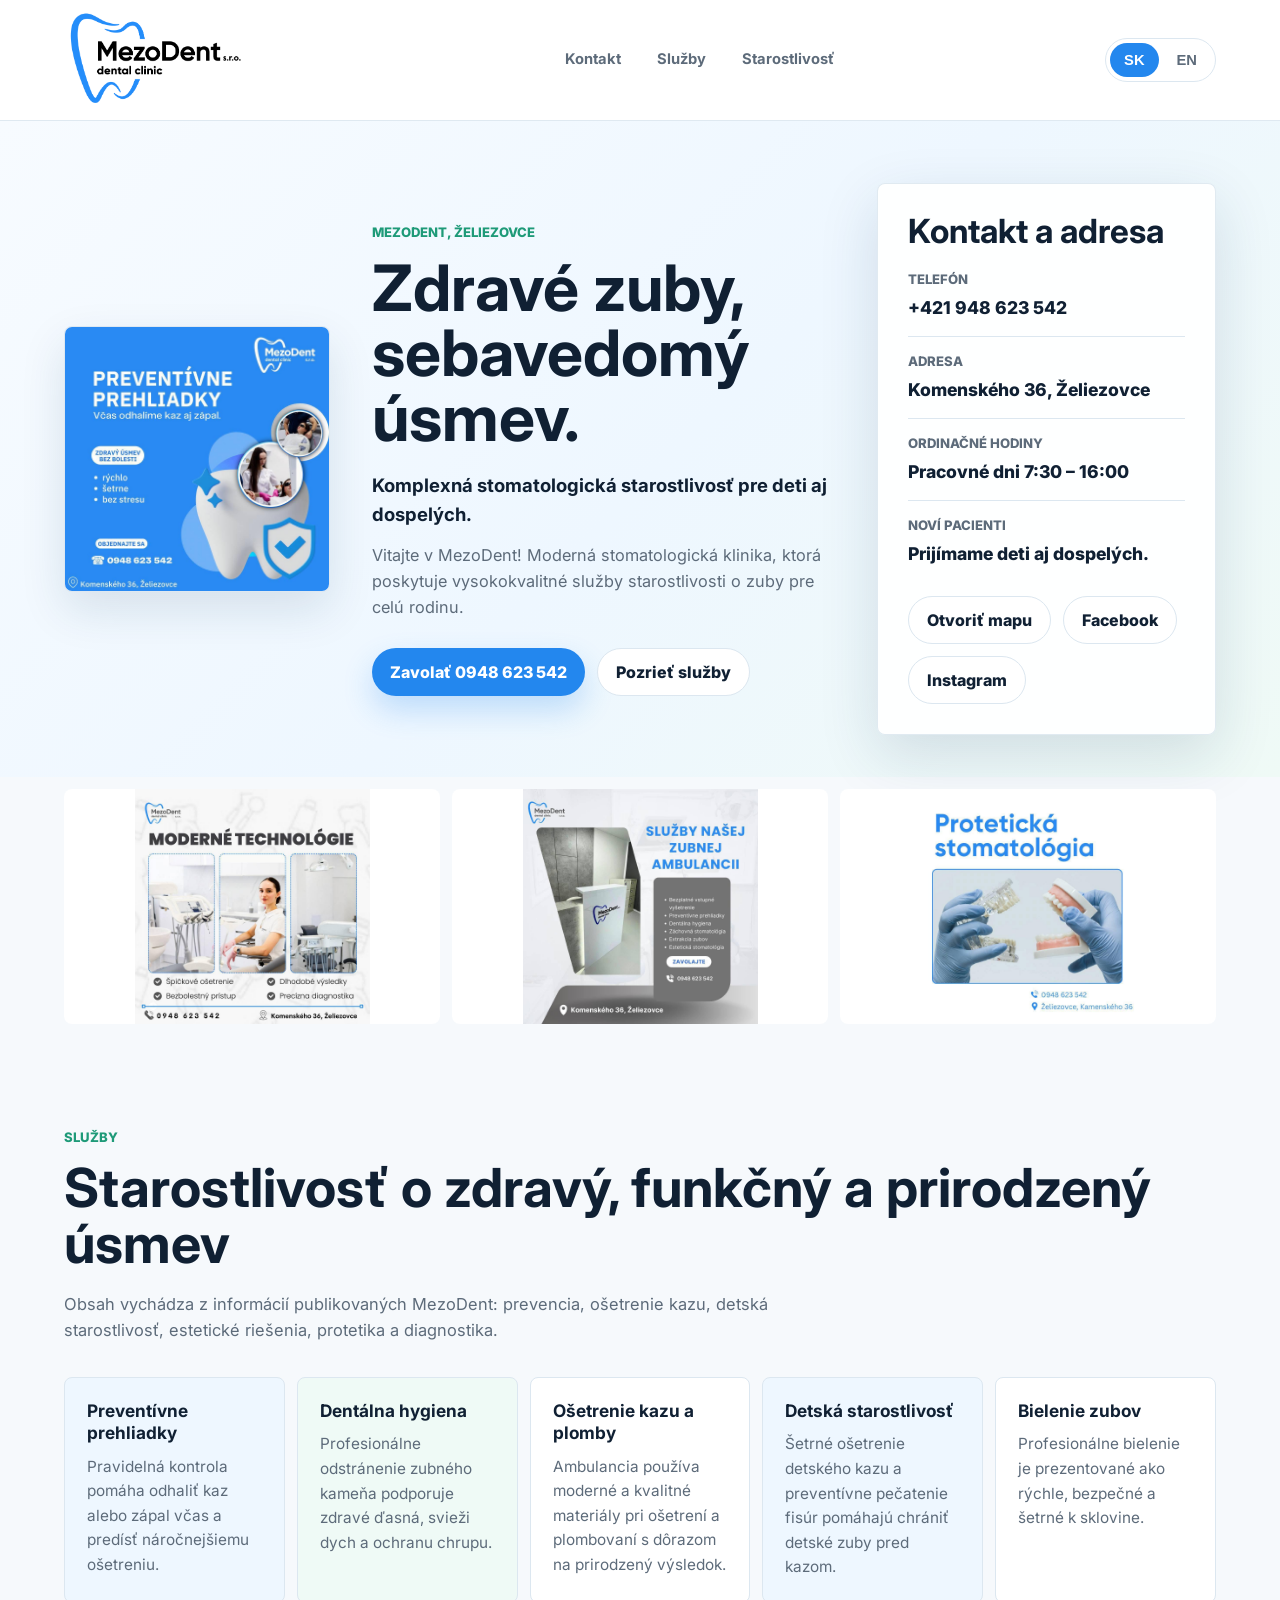
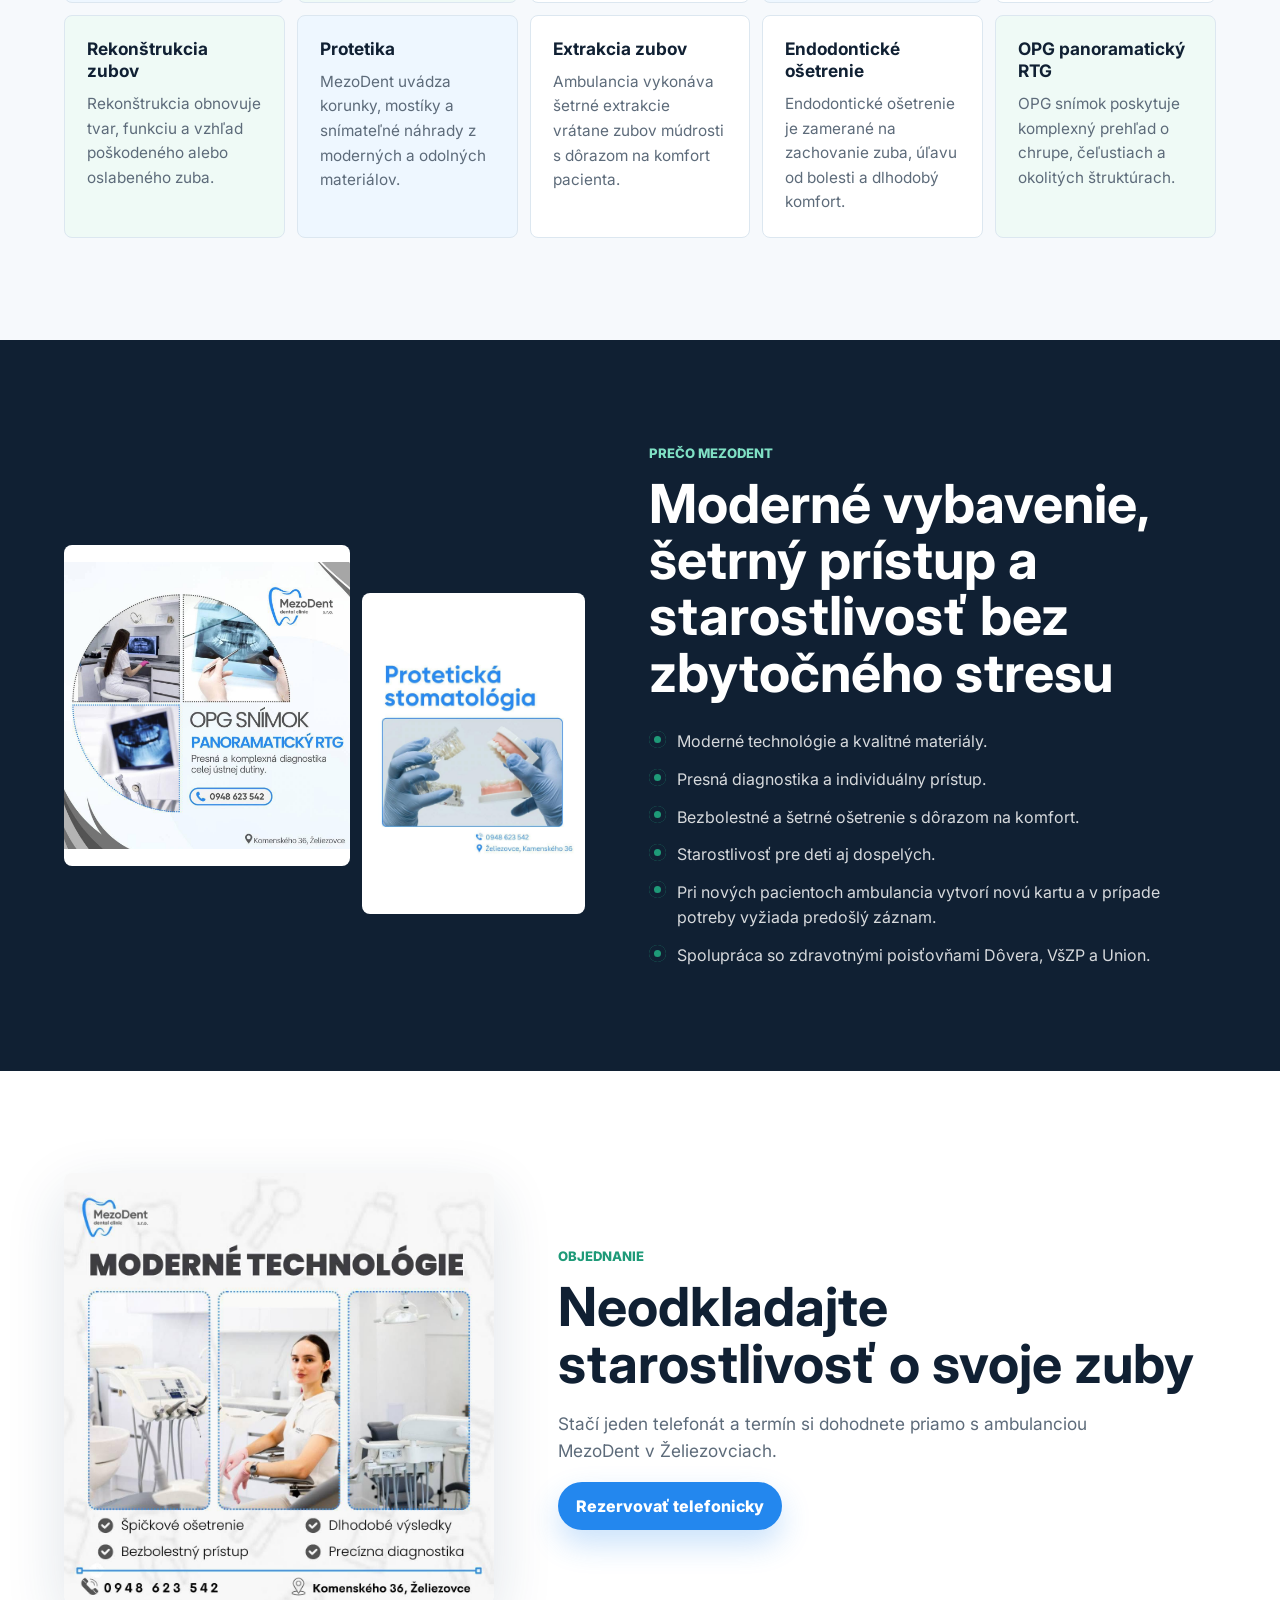
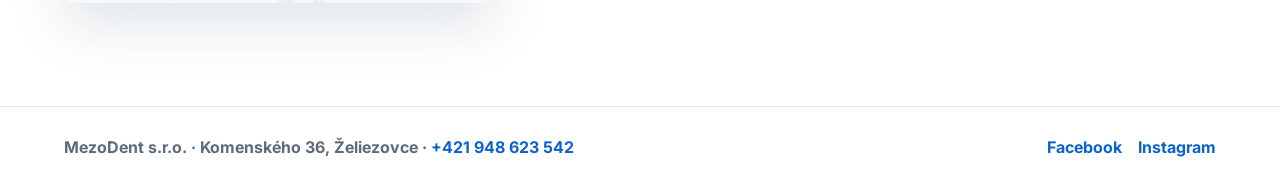
<file: index.html>
<!doctype html>
<html lang="sk">
<head>
  <meta charset="utf-8">
  <meta name="viewport" content="width=device-width, initial-scale=1">
  <title>MezoDent | Zubná ambulancia v Želiezovciach</title>
  <meta name="description" content="MezoDent je zubná ambulancia v Želiezovciach na adrese Komenského 36. Prijíma deti aj dospelých, poskytuje preventívnu, záchovnú, estetickú a protetickú starostlivosť.">
  <link rel="preconnect" href="https://fonts.googleapis.com">
  <link rel="preconnect" href="https://fonts.gstatic.com" crossorigin>
  <link href="https://fonts.googleapis.com/css2?family=Inter:wght@400;500;600;700;800&display=swap" rel="stylesheet">
  <link rel="icon" href="assets/img/mezodent-logo.png">
  <link rel="stylesheet" href="assets/css/style.css">
  <script type="application/ld+json">
  {
    "@context": "https://schema.org",
    "@type": "Dentist",
    "name": "MezoDent s.r.o.",
    "telephone": "+421948623542",
    "image": "assets/img/mezodent-logo.png",
    "sameAs": [
      "https://www.facebook.com/mezodent.sk",
      "https://www.instagram.com/mezodent_s.r.o/"
    ],
    "address": {
      "@type": "PostalAddress",
      "streetAddress": "Komenského 36",
      "addressLocality": "Želiezovce",
      "addressCountry": "SK"
    },
    "openingHours": "Mo-Fr 07:30-16:00",
    "medicalSpecialty": "Dentistry"
  }
  </script>
</head>
<body>
  <header class="site-header">
    <a class="brand" href="#top" aria-label="MezoDent">
      <img src="assets/img/mezodent-logo.png" alt="MezoDent dental clinic">
    </a>

    <nav class="nav-links" aria-label="Hlavná navigácia">
      <a href="#contact" data-sk="Kontakt" data-en="Contact">Kontakt</a>
      <a href="#services" data-sk="Služby" data-en="Services">Služby</a>
      <a href="#care" data-sk="Starostlivosť" data-en="Care">Starostlivosť</a>
    </nav>

    <div class="language-switch" aria-label="Language switch">
      <button class="language-button is-active" type="button" data-lang="sk" aria-pressed="true">SK</button>
      <button class="language-button" type="button" data-lang="en" aria-pressed="false">EN</button>
    </div>
  </header>

  <main id="top">
    <section class="hero">
      <div class="hero-main">
        <figure class="hero-visual">
          <picture>
            <source media="(max-width: 620px)" srcset="assets/img/mezodent-mobile-cover.png">
            <img src="assets/img/prevention.jpg" alt="MezoDent preventívne prehliadky s pacientom a zubnou starostlivosťou">
          </picture>
        </figure>

        <div class="hero-copy">
          <p class="eyebrow" data-sk="MezoDent, Želiezovce" data-en="MezoDent, Želiezovce">MezoDent, Želiezovce</p>
          <h1 data-sk="Zdravé zuby, sebavedomý úsmev." data-en="Healthy teeth, a confident smile.">Zdravé zuby, sebavedomý úsmev.</h1>
          <p class="hero-lead" data-sk="Komplexná stomatologická starostlivosť pre deti aj dospelých." data-en="Comprehensive dental care for children and adults.">Komplexná stomatologická starostlivosť pre deti aj dospelých.</p>
          <p class="hero-intro" data-sk="Vitajte v MezoDent! Moderná stomatologická klinika, ktorá poskytuje vysokokvalitné služby starostlivosti o zuby pre celú rodinu." data-en="Welcome to MezoDent! A modern dental clinic providing high-quality dental care services for the whole family.">Vitajte v MezoDent! Moderná stomatologická klinika, ktorá poskytuje vysokokvalitné služby starostlivosti o zuby pre celú rodinu.</p>

          <div class="hero-actions">
            <a class="button button-primary" href="tel:+421948623542" data-sk="Zavolať 0948 623 542" data-en="Call +421 948 623 542">Zavolať 0948 623 542</a>
            <a class="button button-secondary" href="#services" data-sk="Pozrieť služby" data-en="View services">Pozrieť služby</a>
          </div>
        </div>
      </div>

      <aside class="contact-panel" id="contact" aria-labelledby="contact-title">
        <h2 id="contact-title" data-sk="Kontakt a adresa" data-en="Contact and location">Kontakt a adresa</h2>
        <dl class="contact-list">
          <div>
            <dt data-sk="Telefón" data-en="Phone">Telefón</dt>
            <dd><a href="tel:+421948623542">+421 948 623 542</a></dd>
          </div>
          <div>
            <dt data-sk="Adresa" data-en="Address">Adresa</dt>
            <dd>Komenského 36, Želiezovce</dd>
          </div>
          <div>
            <dt data-sk="Ordinačné hodiny" data-en="Opening hours">Ordinačné hodiny</dt>
            <dd data-sk="Pracovné dni 7:30 – 16:00" data-en="Weekdays 7:30 – 16:00">Pracovné dni 7:30 – 16:00</dd>
          </div>
          <div>
            <dt data-sk="Noví pacienti" data-en="New patients">Noví pacienti</dt>
            <dd data-sk="Prijímame deti aj dospelých." data-en="Children and adults are welcome.">Prijímame deti aj dospelých.</dd>
          </div>
        </dl>

        <div class="contact-actions">
          <a href="https://www.google.com/maps/search/?api=1&query=Komensk%C3%A9ho%2036%2C%20%C5%BDeliezovce" target="_blank" rel="noopener" data-sk="Otvoriť mapu" data-en="Open map">Otvoriť mapu</a>
          <a href="https://www.facebook.com/mezodent.sk" target="_blank" rel="noopener">Facebook</a>
          <a href="https://www.instagram.com/mezodent_s.r.o/" target="_blank" rel="noopener">Instagram</a>
        </div>
      </aside>
    </section>

    <section class="image-strip" aria-label="MezoDent Instagram visuals">
      <img src="assets/img/modern-care.jpg" alt="MezoDent post about modern dental care">
      <img src="assets/img/services-overview.jpg" alt="MezoDent post about dental services">
      <img src="assets/img/prosthetics.jpg" alt="MezoDent post about prosthetic dental solutions">
    </section>

    <section class="section services-section" id="services">
      <div class="section-heading">
        <p class="eyebrow" data-sk="Služby" data-en="Services">Služby</p>
        <h2 data-sk="Starostlivosť o zdravý, funkčný a prirodzený úsmev" data-en="Care for a healthy, functional and natural smile">Starostlivosť o zdravý, funkčný a prirodzený úsmev</h2>
        <p data-sk="Obsah vychádza z informácií publikovaných MezoDent: prevencia, ošetrenie kazu, detská starostlivosť, estetické riešenia, protetika a diagnostika." data-en="The content is based on information published by MezoDent: prevention, tooth decay treatment, children's care, aesthetic solutions, prosthetics and diagnostics.">Obsah vychádza z informácií publikovaných MezoDent: prevencia, ošetrenie kazu, detská starostlivosť, estetické riešenia, protetika a diagnostika.</p>
      </div>

      <div class="service-grid">
        <article class="service-card">
          <h3 data-sk="Preventívne prehliadky" data-en="Preventive check-ups">Preventívne prehliadky</h3>
          <p data-sk="Pravidelná kontrola pomáha odhaliť kaz alebo zápal včas a predísť náročnejšiemu ošetreniu." data-en="Regular check-ups help detect tooth decay or inflammation early and prevent more demanding treatment.">Pravidelná kontrola pomáha odhaliť kaz alebo zápal včas a predísť náročnejšiemu ošetreniu.</p>
        </article>
        <article class="service-card">
          <h3 data-sk="Dentálna hygiena" data-en="Dental hygiene">Dentálna hygiena</h3>
          <p data-sk="Profesionálne odstránenie zubného kameňa podporuje zdravé ďasná, svieži dych a ochranu chrupu." data-en="Professional tartar removal supports healthy gums, fresh breath and protection of the teeth.">Profesionálne odstránenie zubného kameňa podporuje zdravé ďasná, svieži dych a ochranu chrupu.</p>
        </article>
        <article class="service-card">
          <h3 data-sk="Ošetrenie kazu a plomby" data-en="Tooth decay treatment and fillings">Ošetrenie kazu a plomby</h3>
          <p data-sk="Ambulancia používa moderné a kvalitné materiály pri ošetrení a plombovaní s dôrazom na prirodzený výsledok." data-en="The clinic uses modern, quality materials for treatment and fillings, with attention to a natural result.">Ambulancia používa moderné a kvalitné materiály pri ošetrení a plombovaní s dôrazom na prirodzený výsledok.</p>
        </article>
        <article class="service-card">
          <h3 data-sk="Detská starostlivosť" data-en="Children's dental care">Detská starostlivosť</h3>
          <p data-sk="Šetrné ošetrenie detského kazu a preventívne pečatenie fisúr pomáhajú chrániť detské zuby pred kazom." data-en="Gentle treatment of children's tooth decay and preventive fissure sealing help protect children's teeth from decay.">Šetrné ošetrenie detského kazu a preventívne pečatenie fisúr pomáhajú chrániť detské zuby pred kazom.</p>
        </article>
        <article class="service-card">
          <h3 data-sk="Bielenie zubov" data-en="Teeth whitening">Bielenie zubov</h3>
          <p data-sk="Profesionálne bielenie je prezentované ako rýchle, bezpečné a šetrné k sklovine." data-en="Professional whitening is presented as fast, safe and gentle on enamel.">Profesionálne bielenie je prezentované ako rýchle, bezpečné a šetrné k sklovine.</p>
        </article>
        <article class="service-card">
          <h3 data-sk="Rekonštrukcia zubov" data-en="Tooth reconstruction">Rekonštrukcia zubov</h3>
          <p data-sk="Rekonštrukcia obnovuje tvar, funkciu a vzhľad poškodeného alebo oslabeného zuba." data-en="Reconstruction restores the shape, function and appearance of a damaged or weakened tooth.">Rekonštrukcia obnovuje tvar, funkciu a vzhľad poškodeného alebo oslabeného zuba.</p>
        </article>
        <article class="service-card">
          <h3 data-sk="Protetika" data-en="Prosthetics">Protetika</h3>
          <p data-sk="MezoDent uvádza korunky, mostíky a snímateľné náhrady z moderných a odolných materiálov." data-en="MezoDent lists crowns, bridges and removable dentures made from modern, durable materials.">MezoDent uvádza korunky, mostíky a snímateľné náhrady z moderných a odolných materiálov.</p>
        </article>
        <article class="service-card">
          <h3 data-sk="Extrakcia zubov" data-en="Tooth extraction">Extrakcia zubov</h3>
          <p data-sk="Ambulancia vykonáva šetrné extrakcie vrátane zubov múdrosti s dôrazom na komfort pacienta." data-en="The clinic performs gentle extractions, including wisdom teeth, with attention to patient comfort.">Ambulancia vykonáva šetrné extrakcie vrátane zubov múdrosti s dôrazom na komfort pacienta.</p>
        </article>
        <article class="service-card">
          <h3 data-sk="Endodontické ošetrenie" data-en="Root canal treatment">Endodontické ošetrenie</h3>
          <p data-sk="Endodontické ošetrenie je zamerané na zachovanie zuba, úľavu od bolesti a dlhodobý komfort." data-en="Root canal treatment focuses on preserving the tooth, relieving pain and supporting long-term comfort.">Endodontické ošetrenie je zamerané na zachovanie zuba, úľavu od bolesti a dlhodobý komfort.</p>
        </article>
        <article class="service-card">
          <h3 data-sk="OPG panoramatický RTG" data-en="OPG panoramic X-ray">OPG panoramatický RTG</h3>
          <p data-sk="OPG snímok poskytuje komplexný prehľad o chrupe, čeľustiach a okolitých štruktúrach." data-en="An OPG image provides a comprehensive view of the teeth, jaws and surrounding structures.">OPG snímok poskytuje komplexný prehľad o chrupe, čeľustiach a okolitých štruktúrach.</p>
        </article>
      </div>
    </section>

    <section class="feature-band" id="care">
      <div class="feature-media">
        <img src="assets/img/opg-xray.jpg" alt="MezoDent post about OPG panoramic X-ray">
        <img src="assets/img/prosthetics.jpg" alt="MezoDent post about prosthetic dental solutions">
      </div>
      <div class="feature-copy">
        <p class="eyebrow" data-sk="Prečo MezoDent" data-en="Why MezoDent">Prečo MezoDent</p>
        <h2 data-sk="Moderné vybavenie, šetrný prístup a starostlivosť bez zbytočného stresu" data-en="Modern equipment, a gentle approach and care without unnecessary stress">Moderné vybavenie, šetrný prístup a starostlivosť bez zbytočného stresu</h2>
        <ul class="check-list">
          <li data-sk="Moderné technológie a kvalitné materiály." data-en="Modern technology and quality materials.">Moderné technológie a kvalitné materiály.</li>
          <li data-sk="Presná diagnostika a individuálny prístup." data-en="Precise diagnostics and an individual approach.">Presná diagnostika a individuálny prístup.</li>
          <li data-sk="Bezbolestné a šetrné ošetrenie s dôrazom na komfort." data-en="Pain-minimizing, gentle treatment with attention to comfort.">Bezbolestné a šetrné ošetrenie s dôrazom na komfort.</li>
          <li data-sk="Starostlivosť pre deti aj dospelých." data-en="Care for children and adults.">Starostlivosť pre deti aj dospelých.</li>
          <li data-sk="Pri nových pacientoch ambulancia vytvorí novú kartu a v prípade potreby vyžiada predošlý záznam." data-en="For new patients, the clinic creates a new card and, if needed, requests previous records.">Pri nových pacientoch ambulancia vytvorí novú kartu a v prípade potreby vyžiada predošlý záznam.</li>
          <li data-sk="Spolupráca so zdravotnými poisťovňami Dôvera, VšZP a Union." data-en="Cooperation with Dôvera, VšZP and Union health insurance companies.">Spolupráca so zdravotnými poisťovňami Dôvera, VšZP a Union.</li>
        </ul>
      </div>
    </section>

    <section class="cta-section">
      <img src="assets/img/modern-care.jpg" alt="MezoDent post about modern dental care">
      <div>
        <p class="eyebrow" data-sk="Objednanie" data-en="Appointment">Objednanie</p>
        <h2 data-sk="Neodkladajte starostlivosť o svoje zuby" data-en="Do not postpone care for your teeth">Neodkladajte starostlivosť o svoje zuby</h2>
        <p data-sk="Stačí jeden telefonát a termín si dohodnete priamo s ambulanciou MezoDent v Želiezovciach." data-en="One phone call is enough to arrange your appointment directly with MezoDent in Želiezovce.">Stačí jeden telefonát a termín si dohodnete priamo s ambulanciou MezoDent v Želiezovciach.</p>
        <a class="button button-primary" href="tel:+421948623542" data-sk="Rezervovať telefonicky" data-en="Book by phone">Rezervovať telefonicky</a>
      </div>
    </section>
  </main>

  <footer class="site-footer">
    <p>MezoDent s.r.o. · Komenského 36, Želiezovce · <a href="tel:+421948623542">+421 948 623 542</a></p>
    <div>
      <a href="https://www.facebook.com/mezodent.sk" target="_blank" rel="noopener">Facebook</a>
      <a href="https://www.instagram.com/mezodent_s.r.o/" target="_blank" rel="noopener">Instagram</a>
    </div>
  </footer>

  <script src="assets/js/main.js"></script>
</body>
</html>
</file>
<file: assets/css/style.css>
:root {
  --ink: #102033;
  --muted: #5d6b7a;
  --line: #dce7f0;
  --blue: #2387ee;
  --blue-dark: #0c63c9;
  --green: #1e9a78;
  --soft-blue: #eef7ff;
  --soft-green: #effaf6;
  --paper: #ffffff;
  --wash: #f6f9fc;
  --shadow: 0 20px 60px rgba(20, 55, 90, 0.14);
}

* {
  box-sizing: border-box;
}

html {
  scroll-behavior: smooth;
}

body {
  margin: 0;
  background: var(--wash);
  color: var(--ink);
  font-family: Inter, Arial, sans-serif;
  line-height: 1.6;
}

a {
  color: inherit;
  text-decoration: none;
}

img {
  display: block;
  max-width: 100%;
}

.site-header {
  position: sticky;
  top: 0;
  z-index: 10;
  display: grid;
  grid-template-columns: minmax(150px, 230px) 1fr auto;
  align-items: center;
  gap: 24px;
  padding: 10px clamp(18px, 5vw, 72px);
  border-bottom: 1px solid rgba(220, 231, 240, 0.9);
  background: rgba(255, 255, 255, 0.92);
  backdrop-filter: blur(18px);
}

.brand img {
  width: min(184px, 42vw);
}

.nav-links {
  display: flex;
  justify-content: center;
  gap: 8px;
}

.nav-links a,
.language-button {
  border-radius: 999px;
  padding: 9px 14px;
  color: var(--muted);
  font-weight: 700;
  font-size: 0.92rem;
}

.nav-links a:hover,
.nav-links a:focus-visible {
  background: var(--soft-blue);
  color: var(--blue-dark);
}

.language-switch {
  display: flex;
  gap: 4px;
  padding: 4px;
  border: 1px solid var(--line);
  border-radius: 999px;
  background: var(--paper);
}

.language-button {
  border: 0;
  background: transparent;
  cursor: pointer;
}

.language-button.is-active {
  background: var(--blue);
  color: white;
}

.hero {
  display: grid;
  grid-template-columns: minmax(0, 1.4fr) minmax(320px, 0.62fr);
  gap: clamp(22px, 3.6vw, 48px);
  align-items: stretch;
  padding: clamp(26px, 4.8vw, 70px) clamp(18px, 5vw, 72px) clamp(24px, 4vw, 42px);
  background: linear-gradient(135deg, #f7fbff 0%, #eef7ff 52%, #effaf6 100%);
}

.hero-main {
  display: grid;
  grid-template-columns: minmax(260px, 0.58fr) minmax(0, 1fr);
  gap: clamp(18px, 3.4vw, 42px);
  align-items: center;
}

.hero-visual {
  margin: 0;
  overflow: hidden;
  border: 1px solid rgba(220, 231, 240, 0.92);
  border-radius: 8px;
  background: white;
  box-shadow: 0 18px 46px rgba(20, 55, 90, 0.12);
}

.hero-visual picture {
  display: block;
}

.hero-visual img {
  width: 100%;
  aspect-ratio: 1 / 1;
  object-fit: contain;
  background: white;
}

.hero-copy {
  align-self: center;
  max-width: 680px;
  padding: 8px 0;
}

.eyebrow {
  margin: 0 0 12px;
  color: var(--green);
  font-size: 0.82rem;
  font-weight: 800;
  letter-spacing: 0;
  text-transform: uppercase;
}

h1,
h2,
h3,
p {
  overflow-wrap: anywhere;
}

h1 {
  max-width: 680px;
  margin: 0;
  font-size: clamp(2.25rem, 5vw, 4.95rem);
  line-height: 1.02;
  letter-spacing: 0;
}

h2 {
  margin: 0;
  font-size: clamp(2rem, 4.2vw, 3.85rem);
  line-height: 1.05;
  letter-spacing: 0;
}

h3 {
  margin: 0 0 10px;
  font-size: 1.08rem;
  line-height: 1.28;
}

.hero-lead {
  max-width: 620px;
  margin: 20px 0 0;
  color: #102033;
  font-size: clamp(1.05rem, 1.45vw, 1.22rem);
  font-weight: 700;
}

.hero-intro {
  max-width: 620px;
  margin: 12px 0 0;
  color: var(--muted);
  font-size: 1.02rem;
}

.hero-actions,
.contact-actions {
  display: flex;
  flex-wrap: wrap;
  gap: 12px;
  margin-top: 28px;
}

.button,
.contact-actions a {
  display: inline-flex;
  align-items: center;
  justify-content: center;
  min-height: 48px;
  border-radius: 999px;
  padding: 12px 18px;
  font-weight: 800;
  line-height: 1.2;
}

.button-primary {
  background: var(--blue);
  color: white;
  box-shadow: 0 14px 30px rgba(35, 135, 238, 0.24);
}

.button-primary:hover,
.button-primary:focus-visible {
  background: var(--blue-dark);
}

.button-secondary,
.contact-actions a {
  border: 1px solid var(--line);
  background: white;
  color: var(--ink);
}

.button-secondary:hover,
.button-secondary:focus-visible,
.contact-actions a:hover,
.contact-actions a:focus-visible {
  border-color: rgba(35, 135, 238, 0.42);
  color: var(--blue-dark);
}

.contact-panel {
  align-self: center;
  border: 1px solid rgba(220, 231, 240, 0.88);
  border-radius: 8px;
  padding: clamp(20px, 2.4vw, 30px);
  background: rgba(255, 255, 255, 0.94);
  box-shadow: var(--shadow);
}

.contact-panel h2 {
  font-size: clamp(1.45rem, 2.6vw, 2.1rem);
}

.contact-list {
  display: grid;
  gap: 14px;
  margin: 20px 0 0;
}

.contact-list div {
  padding-bottom: 14px;
  border-bottom: 1px solid var(--line);
}

.contact-list div:last-child {
  padding-bottom: 0;
  border-bottom: 0;
}

.contact-list dt {
  color: var(--muted);
  font-size: 0.82rem;
  font-weight: 800;
  text-transform: uppercase;
}

.contact-list dd {
  margin: 4px 0 0;
  color: var(--ink);
  font-size: 1.1rem;
  font-weight: 800;
}

.image-strip {
  display: grid;
  grid-template-columns: repeat(3, 1fr);
  gap: 12px;
  padding: 12px clamp(18px, 5vw, 72px) 0;
}

.image-strip img,
.feature-media img,
.cta-section img {
  width: 100%;
  height: 100%;
  border-radius: 8px;
  background: white;
  object-fit: contain;
}

.image-strip img {
  aspect-ratio: 16 / 10;
}

.section,
.feature-band,
.cta-section {
  padding: clamp(58px, 8vw, 112px) clamp(18px, 5vw, 72px);
}

.section-heading {
  max-width: 1220px;
  margin: 0 auto 34px;
}

.section-heading p:not(.eyebrow) {
  max-width: 760px;
  margin: 18px 0 0;
  color: var(--muted);
  font-size: 1.03rem;
}

.service-grid {
  display: grid;
  grid-template-columns: repeat(5, minmax(0, 1fr));
  gap: 12px;
  max-width: 1220px;
  margin: 0 auto;
}

.service-card {
  min-height: 220px;
  border: 1px solid var(--line);
  border-radius: 8px;
  padding: 22px;
  background: var(--paper);
}

.service-card:nth-child(3n + 1) {
  background: var(--soft-blue);
}

.service-card:nth-child(4n + 2) {
  background: var(--soft-green);
}

.service-card p {
  margin: 0;
  color: var(--muted);
  font-size: 0.96rem;
}

.feature-band {
  display: grid;
  grid-template-columns: minmax(300px, 0.92fr) minmax(0, 1fr);
  gap: clamp(26px, 5vw, 68px);
  align-items: center;
  background: var(--ink);
  color: white;
}

.feature-media {
  display: grid;
  grid-template-columns: 1fr 0.78fr;
  gap: 12px;
}

.feature-media img {
  aspect-ratio: 1 / 1.12;
}

.feature-media img:nth-child(2) {
  margin-top: 48px;
}

.feature-copy .eyebrow {
  color: #7fe0c4;
}

.feature-copy h2 {
  max-width: 760px;
}

.check-list {
  display: grid;
  gap: 12px;
  max-width: 760px;
  margin: 28px 0 0;
  padding: 0;
  list-style: none;
}

.check-list li {
  position: relative;
  padding-left: 28px;
  color: rgba(255, 255, 255, 0.83);
}

.check-list li::before {
  position: absolute;
  top: 0.1em;
  left: 0;
  content: "";
  width: 17px;
  height: 17px;
  border-radius: 50%;
  background: var(--green);
  box-shadow: inset 0 0 0 5px var(--ink);
}

.cta-section {
  display: grid;
  grid-template-columns: minmax(260px, 430px) minmax(0, 680px);
  gap: clamp(24px, 5vw, 64px);
  align-items: center;
  background: white;
}

.cta-section img {
  aspect-ratio: 1 / 1;
  box-shadow: var(--shadow);
}

.cta-section p:not(.eyebrow) {
  max-width: 590px;
  color: var(--muted);
  font-size: 1.08rem;
}

.site-footer {
  display: flex;
  flex-wrap: wrap;
  justify-content: space-between;
  gap: 16px;
  padding: 28px clamp(18px, 5vw, 72px);
  border-top: 1px solid var(--line);
  background: var(--paper);
  color: var(--muted);
  font-weight: 700;
}

.site-footer p {
  margin: 0;
}

.site-footer div {
  display: flex;
  gap: 16px;
}

.site-footer a {
  color: var(--blue-dark);
}

@media (max-width: 1100px) {
  .hero {
    grid-template-columns: 1fr;
  }

  .service-grid {
    grid-template-columns: repeat(2, minmax(0, 1fr));
  }
}

@media (max-width: 860px) {
  .site-header {
    grid-template-columns: 1fr auto;
  }

  .brand img {
    width: 154px;
  }

  .nav-links {
    grid-column: 1 / -1;
    order: 3;
    justify-content: flex-start;
    overflow-x: auto;
    padding-bottom: 2px;
  }

  .hero,
  .section-heading,
  .feature-band,
  .cta-section {
    grid-template-columns: 1fr;
  }

  .hero-main {
    grid-template-columns: minmax(0, 0.82fr) minmax(0, 1fr);
  }

  .hero {
    padding-top: 28px;
  }

  .image-strip {
    grid-template-columns: none;
    grid-auto-flow: column;
    grid-auto-columns: minmax(220px, 76vw);
    overflow-x: auto;
    scroll-snap-type: x proximity;
    -webkit-overflow-scrolling: touch;
  }

  .image-strip img {
    scroll-snap-align: start;
    aspect-ratio: 4 / 3;
  }

  .feature-media {
    max-width: 620px;
  }
}

@media (max-width: 620px) {
  .site-header {
    gap: 8px;
    padding: 8px 14px;
  }

  .brand img {
    width: 96px;
  }

  .hero {
    gap: 18px;
    padding: 18px 20px 24px;
  }

  .hero-main {
    grid-template-columns: 1fr;
    gap: 18px;
  }

  .hero-visual {
    order: -1;
  }

  .hero-visual img {
    aspect-ratio: 2.72 / 1;
  }

  h1 {
    font-size: clamp(2.05rem, 11vw, 2.7rem);
    line-height: 1.06;
  }

  .hero-lead {
    margin-top: 14px;
    font-size: 1rem;
  }

  .hero-intro {
    font-size: 0.96rem;
  }

  .hero-actions {
    margin-top: 20px;
  }

  .contact-panel {
    padding: 20px;
  }

  .contact-list {
    gap: 12px;
    margin-top: 16px;
  }

  .contact-list dd {
    font-size: 1rem;
  }

  .language-button {
    padding: 6px 8px;
    font-size: 0.82rem;
  }

  .language-switch {
    padding: 3px;
  }

  .nav-links {
    gap: 4px;
  }

  .nav-links a {
    padding: 5px 8px;
    font-size: 0.82rem;
    white-space: nowrap;
  }

  .hero-actions,
  .contact-actions {
    flex-direction: column;
  }

  .button,
  .contact-actions a {
    width: 100%;
  }

  .service-grid {
    grid-template-columns: 1fr;
  }

  .service-card {
    min-height: 0;
  }

  .feature-media {
    grid-template-columns: 1fr;
  }

  .feature-media img:nth-child(2) {
    margin-top: 0;
  }
}
</file>
